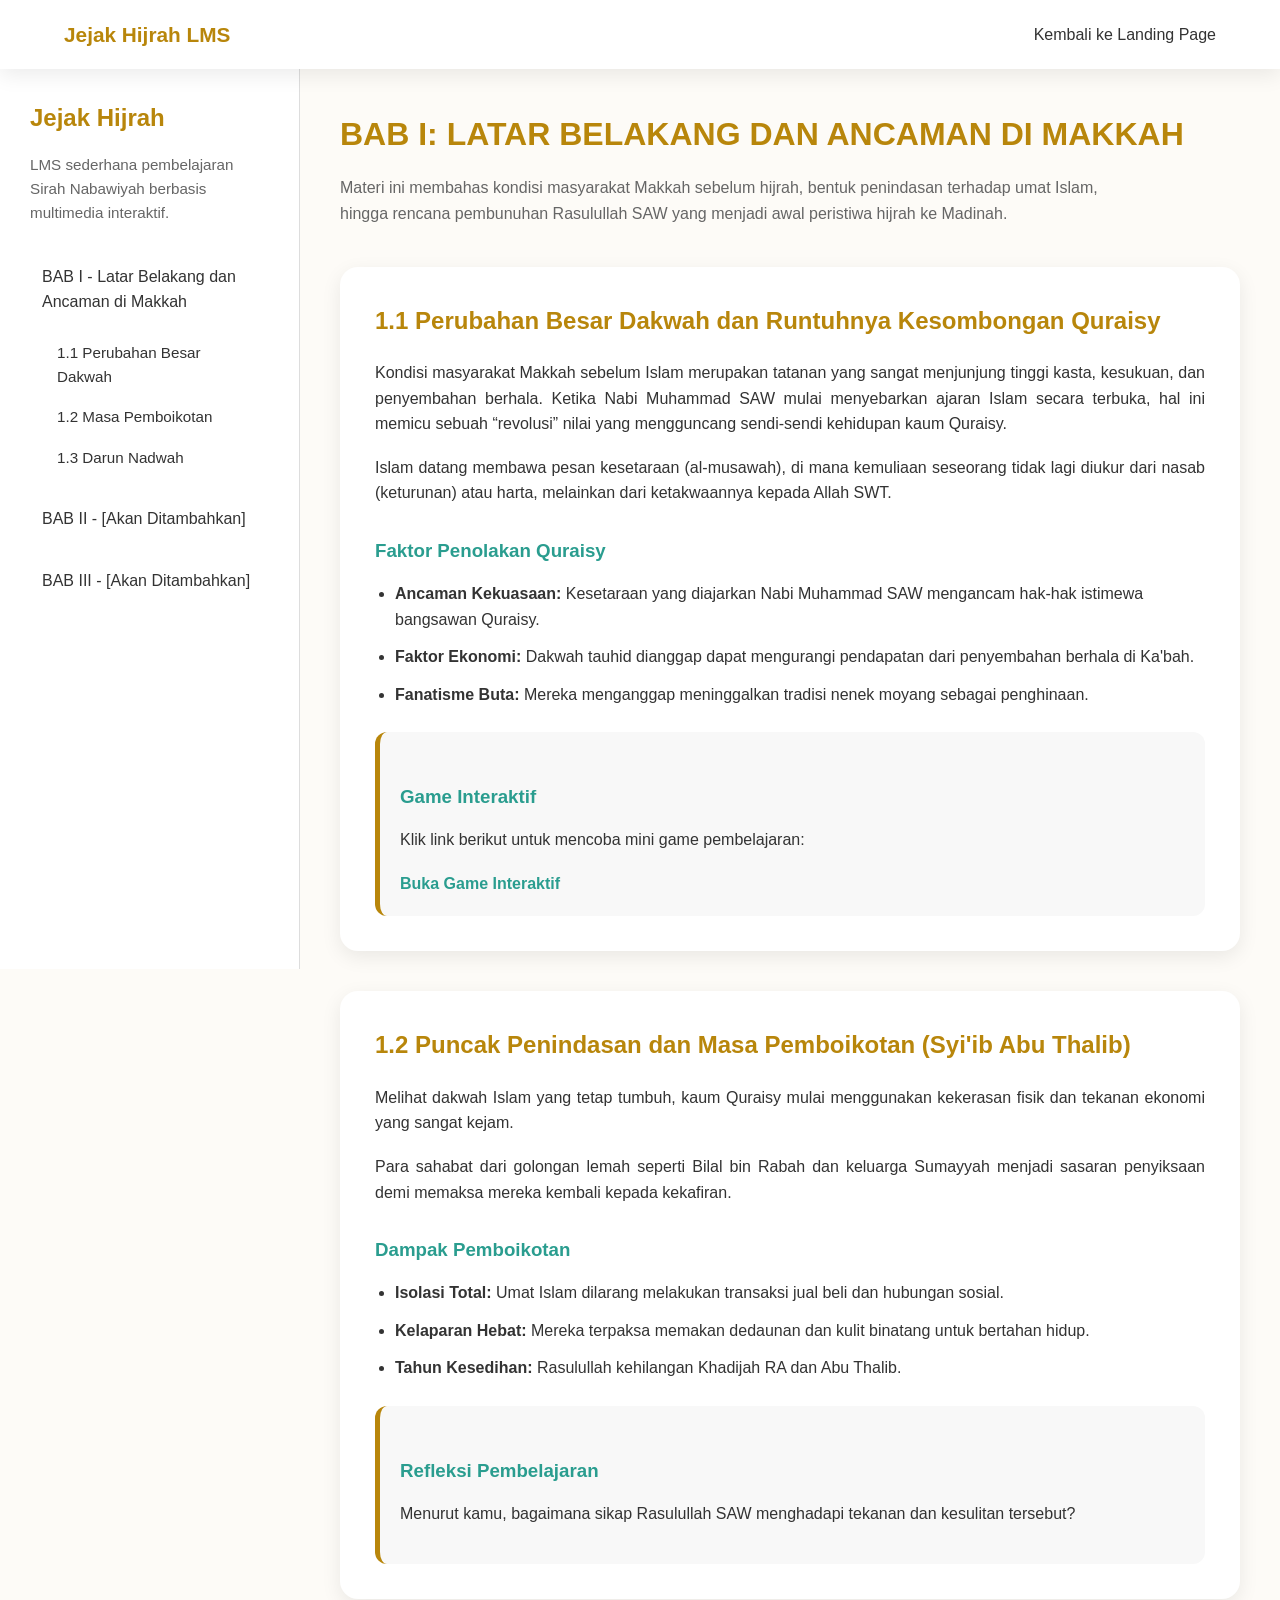
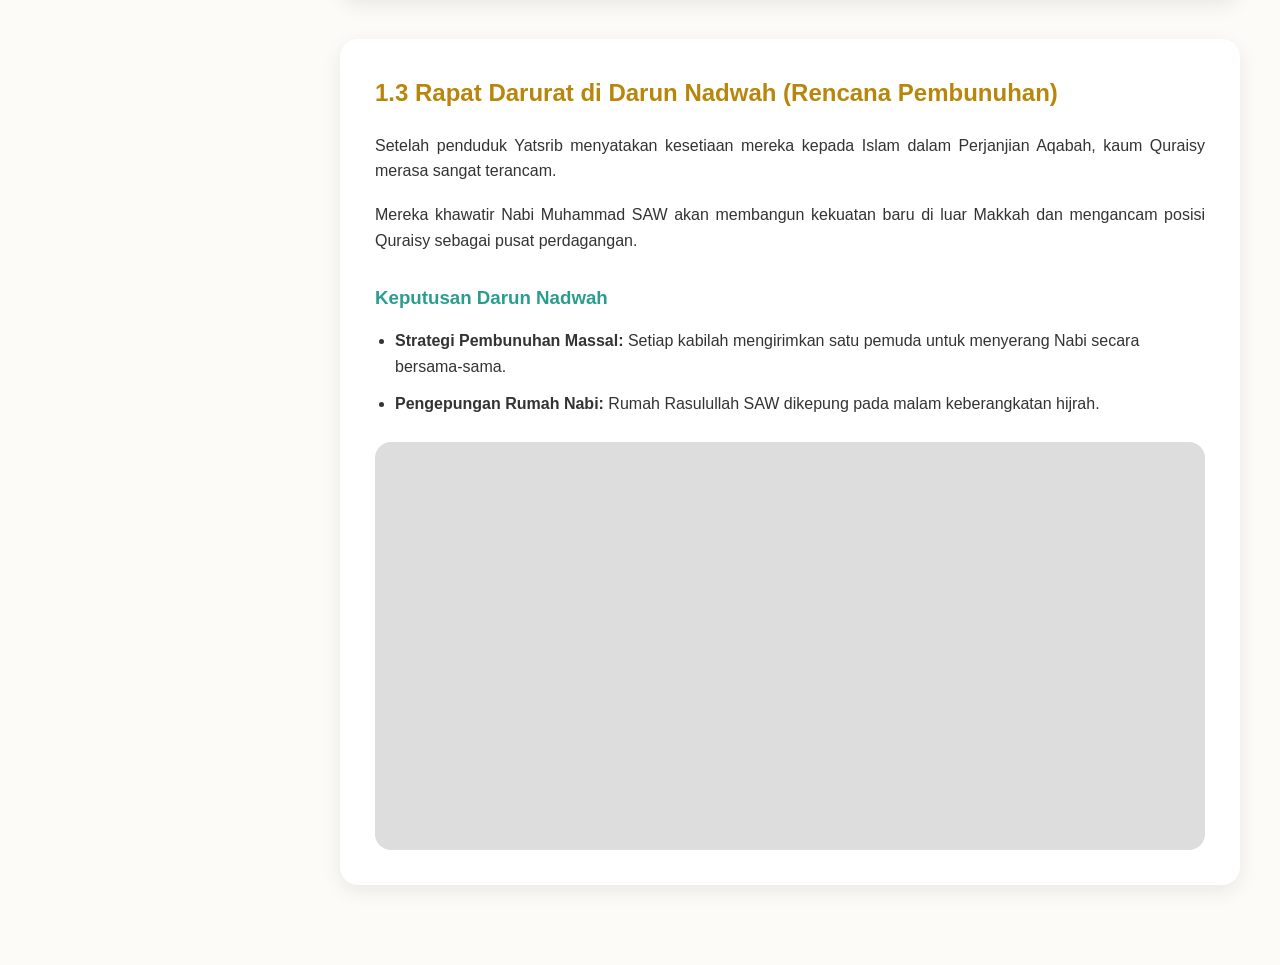
<file: belajar.html>
<!DOCTYPE html>
<html lang="id">
<head>
  <meta charset="UTF-8">
  <meta name="viewport" content="width=device-width, initial-scale=1.0">

  <title>Jejak Hijrah - LMS</title>

  <link rel="stylesheet" href="style.css">

  <style>

    /* =========================
       LAYOUT LMS
    ========================== */
    .learning-layout{
      display: grid;
      grid-template-columns: 300px 1fr;
      min-height: 100vh;
    }

    /* =========================
       SIDEBAR
    ========================== */
    .sidebar{
      background: white;
      border-right: 1px solid #ddd;
      padding: 30px;
      position: sticky;
      top: 0;
      height: 100vh;
      overflow-y: auto;
    }

    .sidebar h2{
      color: var(--primary-color);
      margin-bottom: 15px;
    }

    .sidebar p{
      color: var(--text-secondary);
      margin-bottom: 30px;
      font-size: 0.95rem;
    }

    .sidebar-menu{
      list-style: none;
    }

    .sidebar-menu li{
      margin-bottom: 20px;
    }

    .sidebar-menu a{
      text-decoration: none;
      color: var(--text-main);
      transition: 0.3s;
      display: block;
      padding: 8px 12px;
      border-radius: 8px;
    }

    .sidebar-menu a:hover{
      background: var(--accent-color);
    }

    .subbab{
      margin-top: 10px;
      margin-left: 15px;
    }

    .subbab a{
      font-size: 0.95rem;
    }

    /* =========================
       AREA KONTEN
    ========================== */
    .content{
      padding: 40px;
    }

    .content-header{
      margin-bottom: 40px;
    }

    .content-header h1{
      margin-bottom: 15px;
      color: var(--primary-color);
    }

    .content-header p{
      color: var(--text-secondary);
      max-width: 800px;
    }

    /* =========================
       CARD MATERI
    ========================== */
    .materi-card{
      background: white;
      padding: 35px;
      border-radius: 18px;
      box-shadow: var(--shadow);
      margin-bottom: 40px;
    }

    .materi-card h2{
      margin-bottom: 20px;
      color: var(--primary-color);
    }

    .materi-card h3{
      margin-top: 30px;
      margin-bottom: 15px;
      color: var(--secondary-color);
    }

    .materi-card p{
      margin-bottom: 18px;
      text-align: justify;
    }

    .materi-card ul{
      padding-left: 20px;
      margin-bottom: 20px;
    }

    .materi-card li{
      margin-bottom: 12px;
    }

    /* =========================
       BOX INTERAKTIF
    ========================== */
    .interactive-box{
      background: #f8f8f8;
      border-left: 5px solid var(--primary-color);
      padding: 20px;
      border-radius: 12px;
      margin-top: 25px;
    }

    .interactive-box a{
      color: var(--secondary-color);
      font-weight: bold;
      text-decoration: none;
    }

    /* =========================
       VIDEO / EMBED
    ========================== */
    .embed-container{
      margin-top: 25px;
      border-radius: 16px;
      overflow: hidden;
      background: #ddd;
    }

    iframe{
      width: 100%;
      height: 400px;
      border: none;
    }

    /* =========================
       MOBILE
    ========================== */
    @media(max-width: 768px){

      .learning-layout{
        grid-template-columns: 1fr;
      }

      .sidebar{
        position: relative;
        height: auto;
        border-right: none;
        border-bottom: 1px solid #ddd;
      }

      .content{
        padding: 20px;
      }

      .materi-card{
        padding: 25px;
      }

    }

  </style>
</head>
<body>

  <!-- =========================
       NAVBAR
  ========================== -->
  <header class="navbar">

    <div class="container nav-container">

      <div class="logo">
        Jejak Hijrah LMS
      </div>

      <nav class="nav-menu active">
        <a href="index.html">Kembali ke Landing Page</a>
      </nav>

    </div>

  </header>


  <!-- =========================
       LAYOUT LMS
  ========================== -->
  <div class="learning-layout">

    <!-- =========================
         SIDEBAR
    ========================== -->
    <aside class="sidebar">

      <h2>
        Jejak Hijrah
      </h2>

      <p>
        LMS sederhana pembelajaran Sirah Nabawiyah berbasis multimedia interaktif.
      </p>

      <ul class="sidebar-menu">

        <li>
          <a href="#bab1">
            BAB I - Latar Belakang dan Ancaman di Makkah
          </a>

          <div class="subbab">
            <a href="#sub1">1.1 Perubahan Besar Dakwah</a>
            <a href="#sub2">1.2 Masa Pemboikotan</a>
            <a href="#sub3">1.3 Darun Nadwah</a>
          </div>
        </li>

        <li>
          <a href="#">
            BAB II - [Akan Ditambahkan]
          </a>
        </li>

        <li>
          <a href="#">
            BAB III - [Akan Ditambahkan]
          </a>
        </li>

      </ul>

    </aside>


    <!-- =========================
         KONTEN UTAMA
    ========================== -->
    <main class="content">

      <!-- Header -->
      <div class="content-header">

        <h1>
          BAB I: LATAR BELAKANG DAN ANCAMAN DI MAKKAH
        </h1>

        <p>
          Materi ini membahas kondisi masyarakat Makkah sebelum hijrah, bentuk penindasan terhadap umat Islam, hingga rencana pembunuhan Rasulullah SAW yang menjadi awal peristiwa hijrah ke Madinah.
        </p>

      </div>


      <!-- =========================
           SUBBAB 1
      ========================== -->
      <section class="materi-card" id="sub1">

        <h2>
          1.1 Perubahan Besar Dakwah dan Runtuhnya Kesombongan Quraisy
        </h2>

        <p>
          Kondisi masyarakat Makkah sebelum Islam merupakan tatanan yang sangat menjunjung tinggi kasta, kesukuan, dan penyembahan berhala. Ketika Nabi Muhammad SAW mulai menyebarkan ajaran Islam secara terbuka, hal ini memicu sebuah “revolusi” nilai yang mengguncang sendi-sendi kehidupan kaum Quraisy.
        </p>

        <p>
          Islam datang membawa pesan kesetaraan (al-musawah), di mana kemuliaan seseorang tidak lagi diukur dari nasab (keturunan) atau harta, melainkan dari ketakwaannya kepada Allah SWT.
        </p>

        <h3>
          Faktor Penolakan Quraisy
        </h3>

        <ul>
          <li>
            <strong>Ancaman Kekuasaan:</strong>
            Kesetaraan yang diajarkan Nabi Muhammad SAW mengancam hak-hak istimewa bangsawan Quraisy.
          </li>

          <li>
            <strong>Faktor Ekonomi:</strong>
            Dakwah tauhid dianggap dapat mengurangi pendapatan dari penyembahan berhala di Ka'bah.
          </li>

          <li>
            <strong>Fanatisme Buta:</strong>
            Mereka menganggap meninggalkan tradisi nenek moyang sebagai penghinaan.
          </li>
        </ul>

        <!-- Box Game -->
        <div class="interactive-box">

          <h3>
            Game Interaktif
          </h3>

          <p>
            Klik link berikut untuk mencoba mini game pembelajaran:
          </p>

          <a href="https://gemini.google.com/share/d60d3cfc42c4" target="_blank">
            Buka Game Interaktif
          </a>

        </div>

      </section>


      <!-- =========================
           SUBBAB 2
      ========================== -->
      <section class="materi-card" id="sub2">

        <h2>
          1.2 Puncak Penindasan dan Masa Pemboikotan (Syi'ib Abu Thalib)
        </h2>

        <p>
          Melihat dakwah Islam yang tetap tumbuh, kaum Quraisy mulai menggunakan kekerasan fisik dan tekanan ekonomi yang sangat kejam.
        </p>

        <p>
          Para sahabat dari golongan lemah seperti Bilal bin Rabah dan keluarga Sumayyah menjadi sasaran penyiksaan demi memaksa mereka kembali kepada kekafiran.
        </p>

        <h3>
          Dampak Pemboikotan
        </h3>

        <ul>

          <li>
            <strong>Isolasi Total:</strong>
            Umat Islam dilarang melakukan transaksi jual beli dan hubungan sosial.
          </li>

          <li>
            <strong>Kelaparan Hebat:</strong>
            Mereka terpaksa memakan dedaunan dan kulit binatang untuk bertahan hidup.
          </li>

          <li>
            <strong>Tahun Kesedihan:</strong>
            Rasulullah kehilangan Khadijah RA dan Abu Thalib.
          </li>

        </ul>

        <div class="interactive-box">

          <h3>
            Refleksi Pembelajaran
          </h3>

          <p>
            Menurut kamu, bagaimana sikap Rasulullah SAW menghadapi tekanan dan kesulitan tersebut?
          </p>

        </div>

      </section>


      <!-- =========================
           SUBBAB 3
      ========================== -->
      <section class="materi-card" id="sub3">

        <h2>
          1.3 Rapat Darurat di Darun Nadwah (Rencana Pembunuhan)
        </h2>

        <p>
          Setelah penduduk Yatsrib menyatakan kesetiaan mereka kepada Islam dalam Perjanjian Aqabah, kaum Quraisy merasa sangat terancam.
        </p>

        <p>
          Mereka khawatir Nabi Muhammad SAW akan membangun kekuatan baru di luar Makkah dan mengancam posisi Quraisy sebagai pusat perdagangan.
        </p>

        <h3>
          Keputusan Darun Nadwah
        </h3>

        <ul>

          <li>
            <strong>Strategi Pembunuhan Massal:</strong>
            Setiap kabilah mengirimkan satu pemuda untuk menyerang Nabi secara bersama-sama.
          </li>

          <li>
            <strong>Pengepungan Rumah Nabi:</strong>
            Rumah Rasulullah SAW dikepung pada malam keberangkatan hijrah.
          </li>

        </ul>

        <!-- Embed Video -->
        <div class="embed-container">

          <!-- Placeholder iframe -->
          <iframe
            src=""
            title="Video Pembelajaran Hijrah"
          ></iframe>

        </div>

      </section>

    </main>

  </div>

  <script src="script.js"></script>

</body>
</html>
</file>
<file: style.css>
/* =========================
   ROOT VARIABLES
========================= */
:root {

  /* WARNA UTAMA */
  --primary-color: #B8860B;
  --secondary-color: #2A9D8F;
  --accent-color: #E9C46A;

  /* BACKGROUND */
  --bg-main: #FDFBF7;
  --bg-card: #FFFFFF;

  /* TEXT */
  --text-main: #333333;
  --text-secondary: #666666;

  /* LAINNYA */
  --border-radius: 16px;
  --shadow: 0 6px 20px rgba(0,0,0,0.08);
  --transition: 0.3s ease;
}


/* =========================
   RESET DASAR
========================= */
* {
  margin: 0;
  padding: 0;
  box-sizing: border-box;
}


body {
  font-family: Arial, sans-serif;
  background: var(--bg-main);
  color: var(--text-main);
  line-height: 1.6;
}


/* =========================
   CONTAINER
========================= */
.container {
  width: 90%;
  max-width: 1200px;
  margin: auto;
}


/* =========================
   SECTION GLOBAL
========================= */
.section {
  padding: 90px 0;
}


.section-alt {
  background: #f8f8f8;
}


.section-header {
  text-align: center;
  margin-bottom: 50px;
}


.section-header h2 {
  font-size: 2rem;
  margin-bottom: 15px;
}


.section-header p {
  color: var(--text-secondary);
}


/* =========================
   NAVBAR
========================= */
.navbar {
  width: 100%;
  background: var(--bg-card);
  position: sticky;
  top: 0;
  z-index: 1000;
  box-shadow: var(--shadow);
}


.nav-container {
  display: flex;
  justify-content: space-between;
  align-items: center;
  padding: 18px 0;
}


.logo {
  font-size: 1.3rem;
  font-weight: bold;
  color: var(--primary-color);
}


.nav-menu {
  display: flex;
  gap: 25px;
}


.nav-menu a {
  text-decoration: none;
  color: var(--text-main);
  transition: var(--transition);
}


.nav-menu a:hover {
  color: var(--primary-color);
}


.hamburger {
  display: none;
  font-size: 1.5rem;
  border: none;
  background: none;
  cursor: pointer;
}


/* =========================
   HERO
========================= */
.hero {
  min-height: 100vh;
  display: flex;
  align-items: center;
}


.hero-container {
  display: grid;
  grid-template-columns: 1fr 1fr;
  gap: 40px;
  align-items: center;
}


.badge {
  background: var(--accent-color);
  padding: 8px 14px;
  border-radius: 999px;
  display: inline-block;
  margin-bottom: 20px;
  font-size: 0.9rem;
}


.hero h1 {
  font-size: 3rem;
  margin-bottom: 20px;
}


.tagline {
  font-size: 1.3rem;
  color: var(--secondary-color);
  margin-bottom: 20px;
  font-weight: bold;
}


.hero-description {
  color: var(--text-secondary);
  margin-bottom: 30px;
}


.hero-buttons {
  display: flex;
  gap: 15px;
  flex-wrap: wrap;
}


/* =========================
   BUTTON
========================= */
.btn {
  display: inline-block;
  padding: 14px 24px;
  border-radius: 12px;
  text-decoration: none;
  transition: var(--transition);
  font-weight: bold;
}


.btn-primary {
  background: var(--primary-color);
  color: white;
}


.btn-primary:hover {
  transform: translateY(-3px);
}


.btn-secondary {
  background: var(--secondary-color);
  color: white;
}


.btn-secondary:hover {
  transform: translateY(-3px);
}


/* =========================
   IMAGE
========================= */
.image-wrapper {
  width: 100%;
  background: #ddd;
  border-radius: var(--border-radius);
  overflow: hidden;
  min-height: 250px;
}


.responsive-image {
  width: 100%;
  height: 100%;
  object-fit: cover;
  display: block;
}


/* =========================
   CARD
========================= */
.card-grid,
.feature-grid,
.team-grid {
  display: grid;
  gap: 25px;
}


.card-grid {
  grid-template-columns: repeat(auto-fit, minmax(250px, 1fr));
}


.feature-grid {
  grid-template-columns: repeat(auto-fit, minmax(250px, 1fr));
}


.team-grid {
  grid-template-columns: repeat(auto-fit, minmax(220px, 1fr));
}


.card,
.feature-card,
.team-card {
  background: var(--bg-card);
  padding: 30px;
  border-radius: var(--border-radius);
  box-shadow: var(--shadow);
  transition: var(--transition);
}


.card:hover,
.feature-card:hover,
.team-card:hover {
  transform: translateY(-5px);
}


.card h3,
.feature-card h3,
.team-card h3 {
  margin-bottom: 15px;
}


/* =========================
   TARGET USER
========================= */
.target-user {
  margin-top: 40px;
  text-align: center;
}


/* =========================
   SOLUSI
========================= */
.solusi-container {
  display: grid;
  grid-template-columns: 1fr 1fr;
  gap: 40px;
  align-items: center;
}


.info-box {
  margin: 25px 0;
  padding: 20px;
  background: white;
  border-left: 5px solid var(--primary-color);
  border-radius: 10px;
}


.benefit-list {
  padding-left: 20px;
}


.benefit-list li {
  margin-bottom: 10px;
}


/* =========================
   CTA
========================= */
.cta-section {
  background: var(--primary-color);
  color: white;
  text-align: center;
}


.cta-section p {
  margin: 20px 0;
}


.cta-buttons {
  display: flex;
  justify-content: center;
  gap: 15px;
  flex-wrap: wrap;
}


/* =========================
   TEAM
========================= */
.team-card {
  text-align: center;
}


.team-photo {
  width: 120px;
  height: 120px;
  border-radius: 50%;
  object-fit: cover;
  margin-bottom: 20px;
}


/* =========================
   FOOTER
========================= */
.footer {
  background: #222;
  color: white;
  text-align: center;
  padding: 40px 20px;
}


.footer-text {
  margin-top: 10px;
  color: #ccc;
}


/* =========================
   ANIMASI
========================= */
.fade-in {
  opacity: 0;
  transform: translateY(30px);
  transition: 0.8s ease;
}


.fade-in.show {
  opacity: 1;
  transform: translateY(0);
}


/* =========================
   RESPONSIVE MOBILE
========================= */
@media (max-width: 768px) {

  .hero-container,
  .solusi-container {
    grid-template-columns: 1fr;
  }

  .hero {
    text-align: center;
  }

  .hero h1 {
    font-size: 2.3rem;
  }

  .nav-menu {
    position: absolute;
    top: 70px;
    right: 20px;
    background: white;
    flex-direction: column;
    padding: 20px;
    border-radius: 12px;
    box-shadow: var(--shadow);

    display: none;
  }

  .nav-menu.active {
    display: flex;
  }

  .hamburger {
    display: block;
  }

}
</file>
